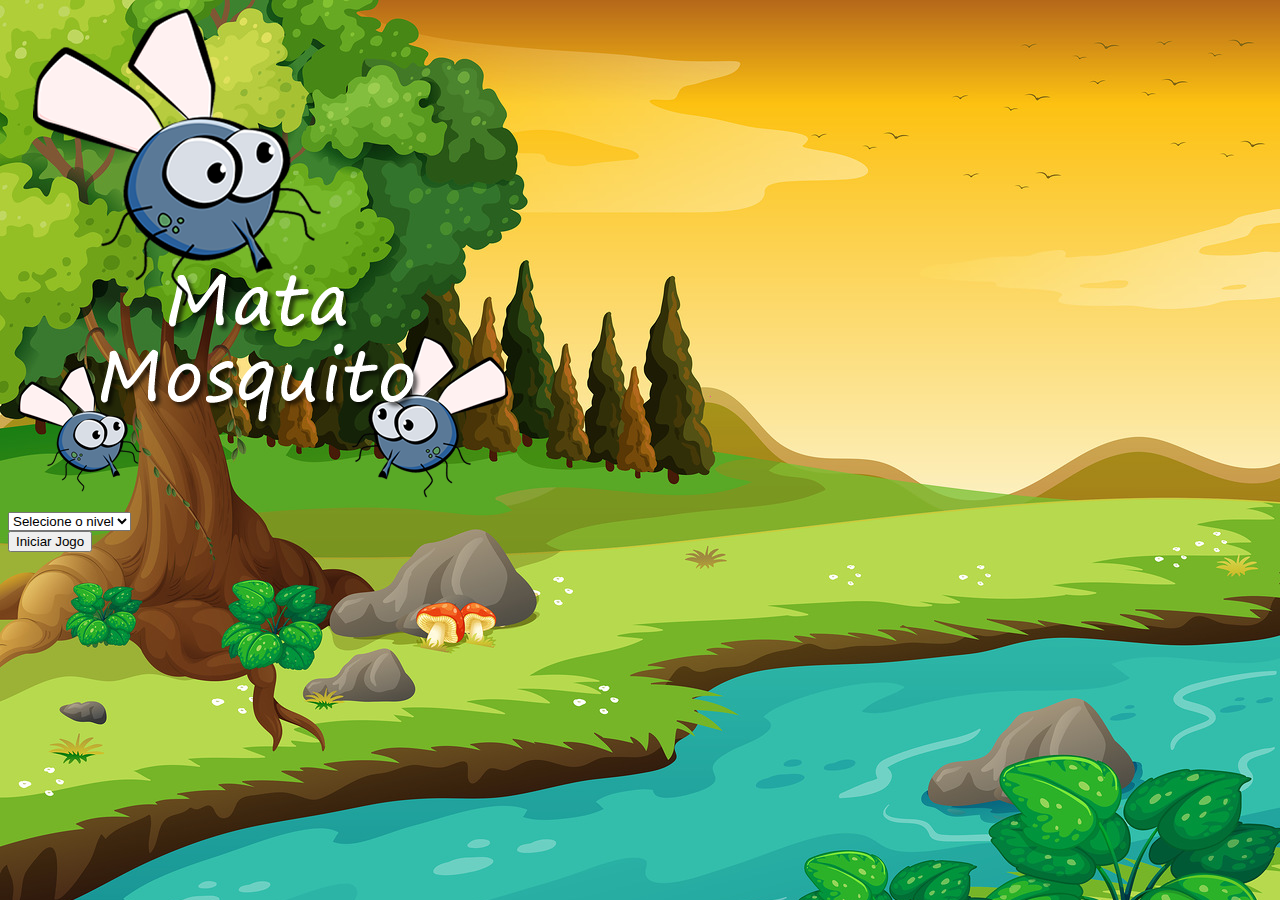
<file: index.html>
<!DOCTYPE html>
<html>
<head>
	<meta charset="utf-8">
	<meta name="viewport" content="width=device-width, initial-scale=1">
	<title>Mata Mosquito</title>

	<link href="https://cdn.jsdelivr.net/npm/bootstrap@5.3.0-alpha3/dist/css/bootstrap.min.css" rel="stylesheet" integrity="sha384-KK94CHFLLe+nY2dmCWGMq91rCGa5gtU4mk92HdvYe+M/SXH301p5ILy+dN9+nJOZ" crossorigin="anonymous">

	<link rel="stylesheet" type="text/css" href="estilo.css">

	<script>
		
		function iniciarJogo(){
			var nivel = document.getElementById("nivel").value
			if(nivel === ""){
				alert("Selecione um nível para iniciar o jogo")
				return false
			}

			window.location.href = "app.html?" + nivel
		}

	</script>
</head>
<body>

	<div class="container">
		<div class="row">
			<div class="col">
				<div class="d-flex justify-content-center">
					<img src="imagens/game.png">
				</div>
			</div>
		</div>

		<div class="row">
			<div class="col">
				<div class="d-flex justify-content-center">
					<div class="mb-2">
						<select id="nivel" class="form-control">
							<option value=""> Selecione o nivel</option>
							<option value="normal"> Normal </option>
							<option value="dificil"> Dificil </option>
							<option value="chucknorris">Chuck Norris</option>
						</select>
					</div>
				</div>
			</div>
		</div>

		<div class="row">
			<div class="col">
				<div class="d-flex justify-content-center">
					<button onclick="iniciarJogo()" type="button" class="btn btn-danger btn-lg">Iniciar Jogo</button>
				</div>
			</div>
		</div>
	</div>


</body>
</html>
</file>
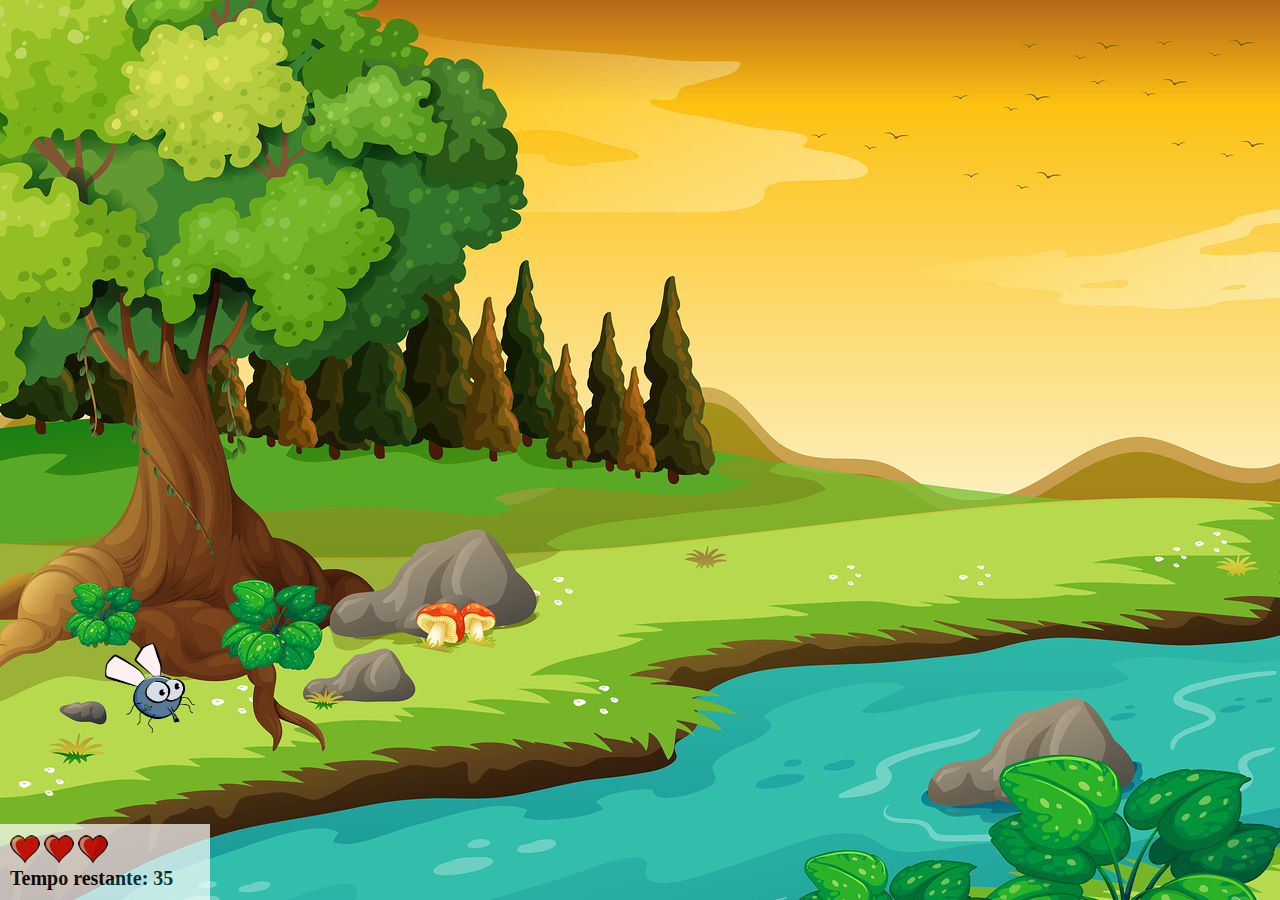
<file: app.html>
<!DOCTYPE html>
<html>
<head>
	<meta charset="utf-8">
	<meta name="viewport" content="width=device-width, initial-scale=1">
	<title>Mata Mosquito</title>

	<link rel="stylesheet" type="text/css" href="estilo.css">
	<script src="jogo.js"></script>
</head>
<body onresize="ajustaTamanhoPalcoJogo()">

	<div class="painel">
		<div class="vidas">
			<img id="v1" src="imagens/coracao_cheio.png">
			<img id="v2" src="imagens/coracao_cheio.png">
			<img id="v3" src="imagens/coracao_cheio.png">
		</div>
		<div class="cronometro">
			Tempo restante: <span id="cronometro"></span>
		</div>
	</div>

	<script> 
		document.getElementById("cronometro").innerHTML = tempo

		posicaoRandomica() 
		
		var criaMosquito = setInterval(function(){
			posicaoRandomica()
		}, criaMosquitoTempo)

	</script>

</body>
</html>
</file>
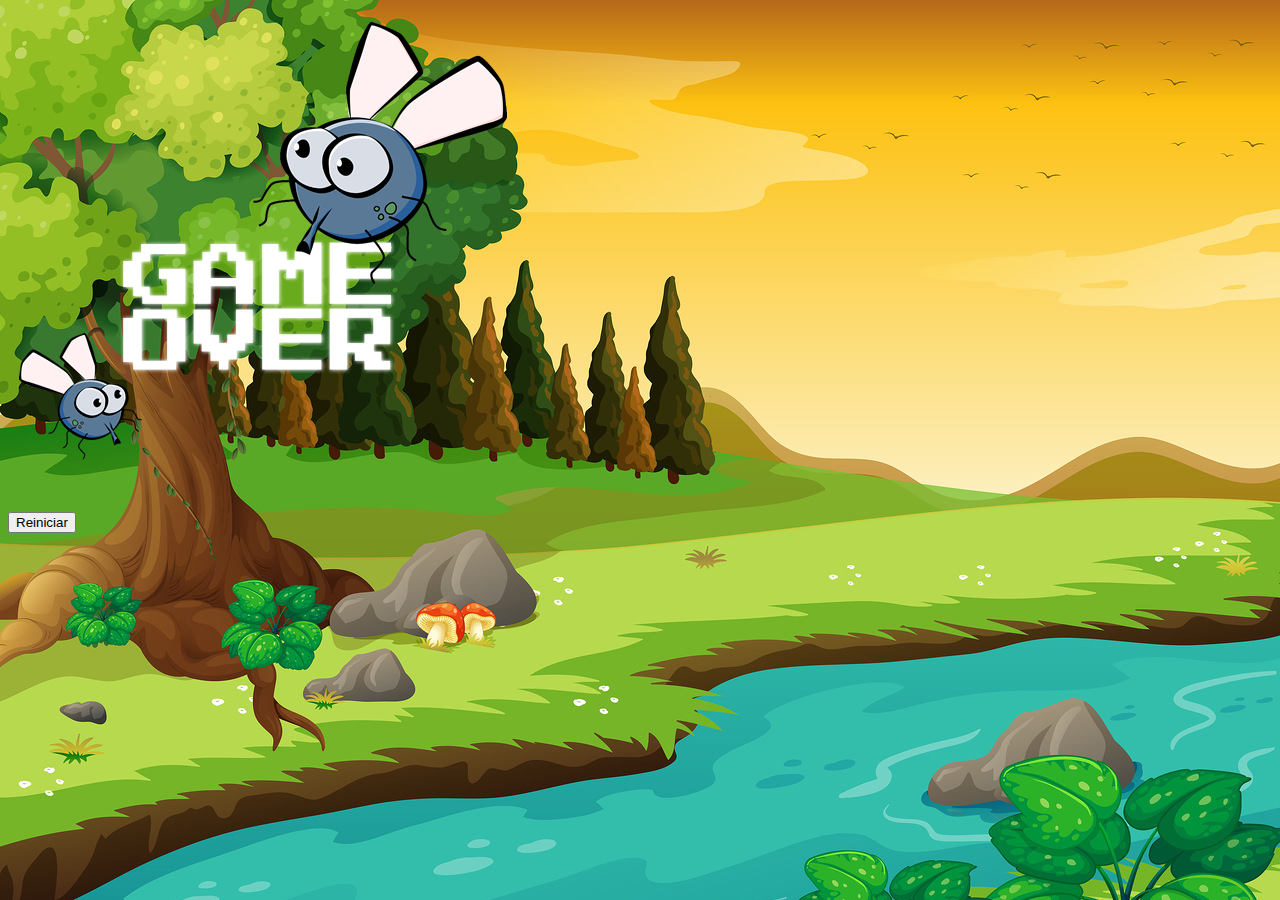
<file: fim_de_jogo.html>
<!DOCTYPE html>
<html>
<head>
	<meta charset="utf-8">
	<meta name="viewport" content="width=device-width, initial-scale=1">
	<title>Mata Mosquito</title>

	<link href="https://cdn.jsdelivr.net/npm/bootstrap@5.3.0-alpha3/dist/css/bootstrap.min.css" rel="stylesheet" integrity="sha384-KK94CHFLLe+nY2dmCWGMq91rCGa5gtU4mk92HdvYe+M/SXH301p5ILy+dN9+nJOZ" crossorigin="anonymous">

	<link rel="stylesheet" type="text/css" href="estilo.css">
</head>
<body>

	<div class="container">
		<div class="row">
			<div class="col">
				<div class="d-flex justify-content-center">
					<img src="imagens/game_over.png">
				</div>
			</div>
		</div>

		<div class="row">
			<div class="col">
				<div class="d-flex justify-content-center">
					<button onclick="window.location.href = 'index.html'" type="button" class="btn btn-dark btn-lg">Reiniciar</button>
				</div>
			</div>
		</div>
	</div>


</body>
</html>
</file>
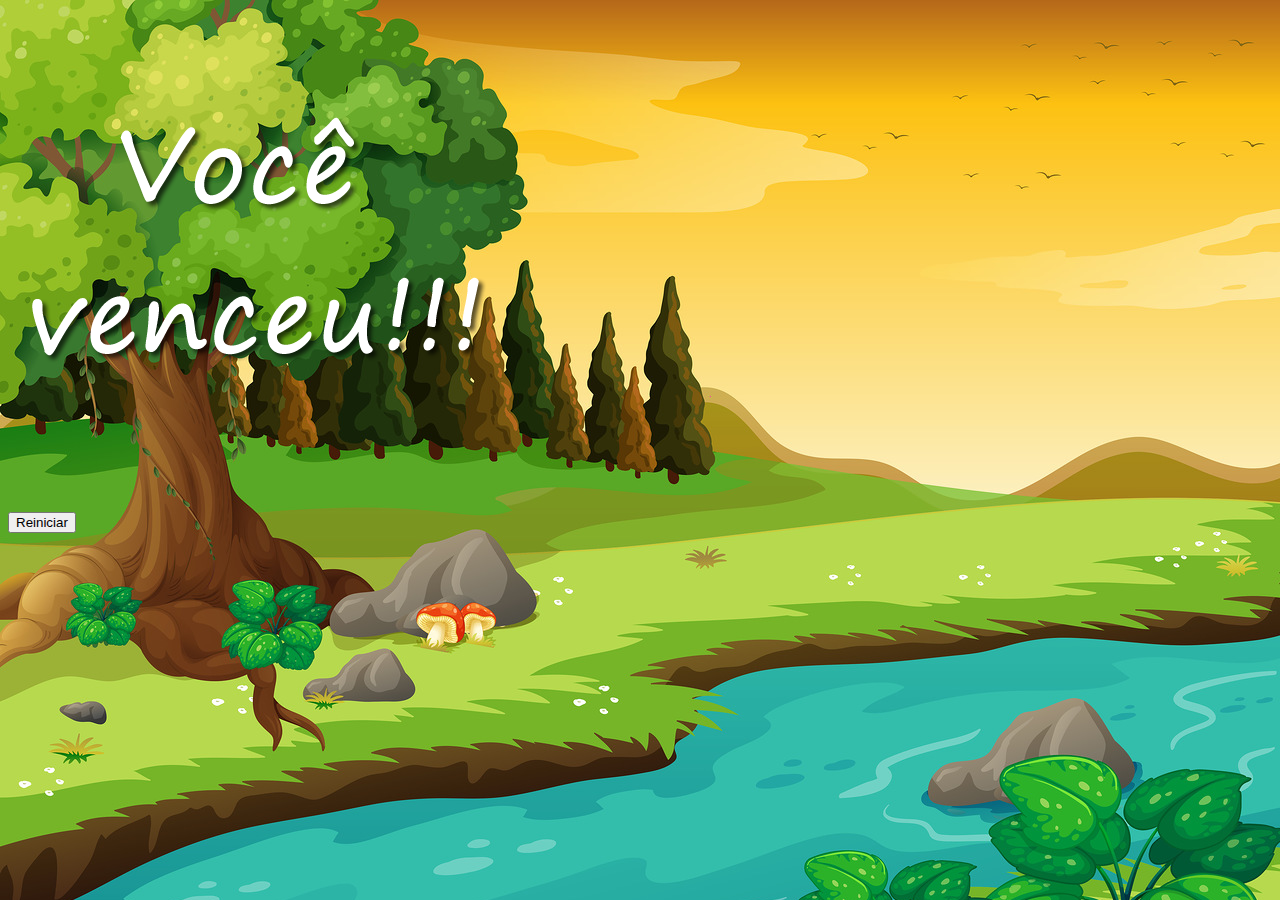
<file: vitoria.html>
<!DOCTYPE html>
<html>
<head>
	<meta charset="utf-8">
	<meta name="viewport" content="width=device-width, initial-scale=1">
	<title>Mata Mosquito</title>

	<link href="https://cdn.jsdelivr.net/npm/bootstrap@5.3.0-alpha3/dist/css/bootstrap.min.css" rel="stylesheet" integrity="sha384-KK94CHFLLe+nY2dmCWGMq91rCGa5gtU4mk92HdvYe+M/SXH301p5ILy+dN9+nJOZ" crossorigin="anonymous">

	<link rel="stylesheet" type="text/css" href="estilo.css">
</head>
<body>

	<div class="container">
		<div class="row">
			<div class="col">
				<div class="d-flex justify-content-center">
					<img src="imagens/vitoria.png">
				</div>
			</div>
		</div>

		<div class="row">
			<div class="col">
				<div class="d-flex justify-content-center">
					<button onclick="window.location.href = 'index.html'" type="button" class="btn btn-dark btn-lg">Reiniciar</button>
				</div>
			</div>
		</div>
	</div>


</body>
</html>
</file>
<file: estilo.css>
/* Background */
body{
	background-image: url(imagens/bg.jpg);
	background-repeat: no-repeat;
	background-size: 100%;
}

/* Cursor */
html{
	cursor: url(imagens/mata_mosquito.png) 30 30, auto;
}

/* Dimensões mosquitos */
.mosquito1{ 
	width: 50px;
	height: 50px;
}

.mosquito2{ 
	width: 70px;
	height: 70px;
}

.mosquito3{ 
	width: 90px;
	height: 90px;
}

/* Lados mosquito */
.ladoA{ 
	transform: scaleX(1);
}

.ladoB{
	transform: scaleX(-1);
}

/* Cronometro */
.painel{
	position: absolute;
	width: 190px;
	padding: 10px;
	bottom: 0px;
	left: 0px;
	border-top: solid 1px #fff;
	background-color: #fff;
	opacity: 0.7;
}

.vidas{
	float: left;
}

.cronometro{
	float: left;
	font-size: 20px;
	font-weight: bold;
}
</file>
